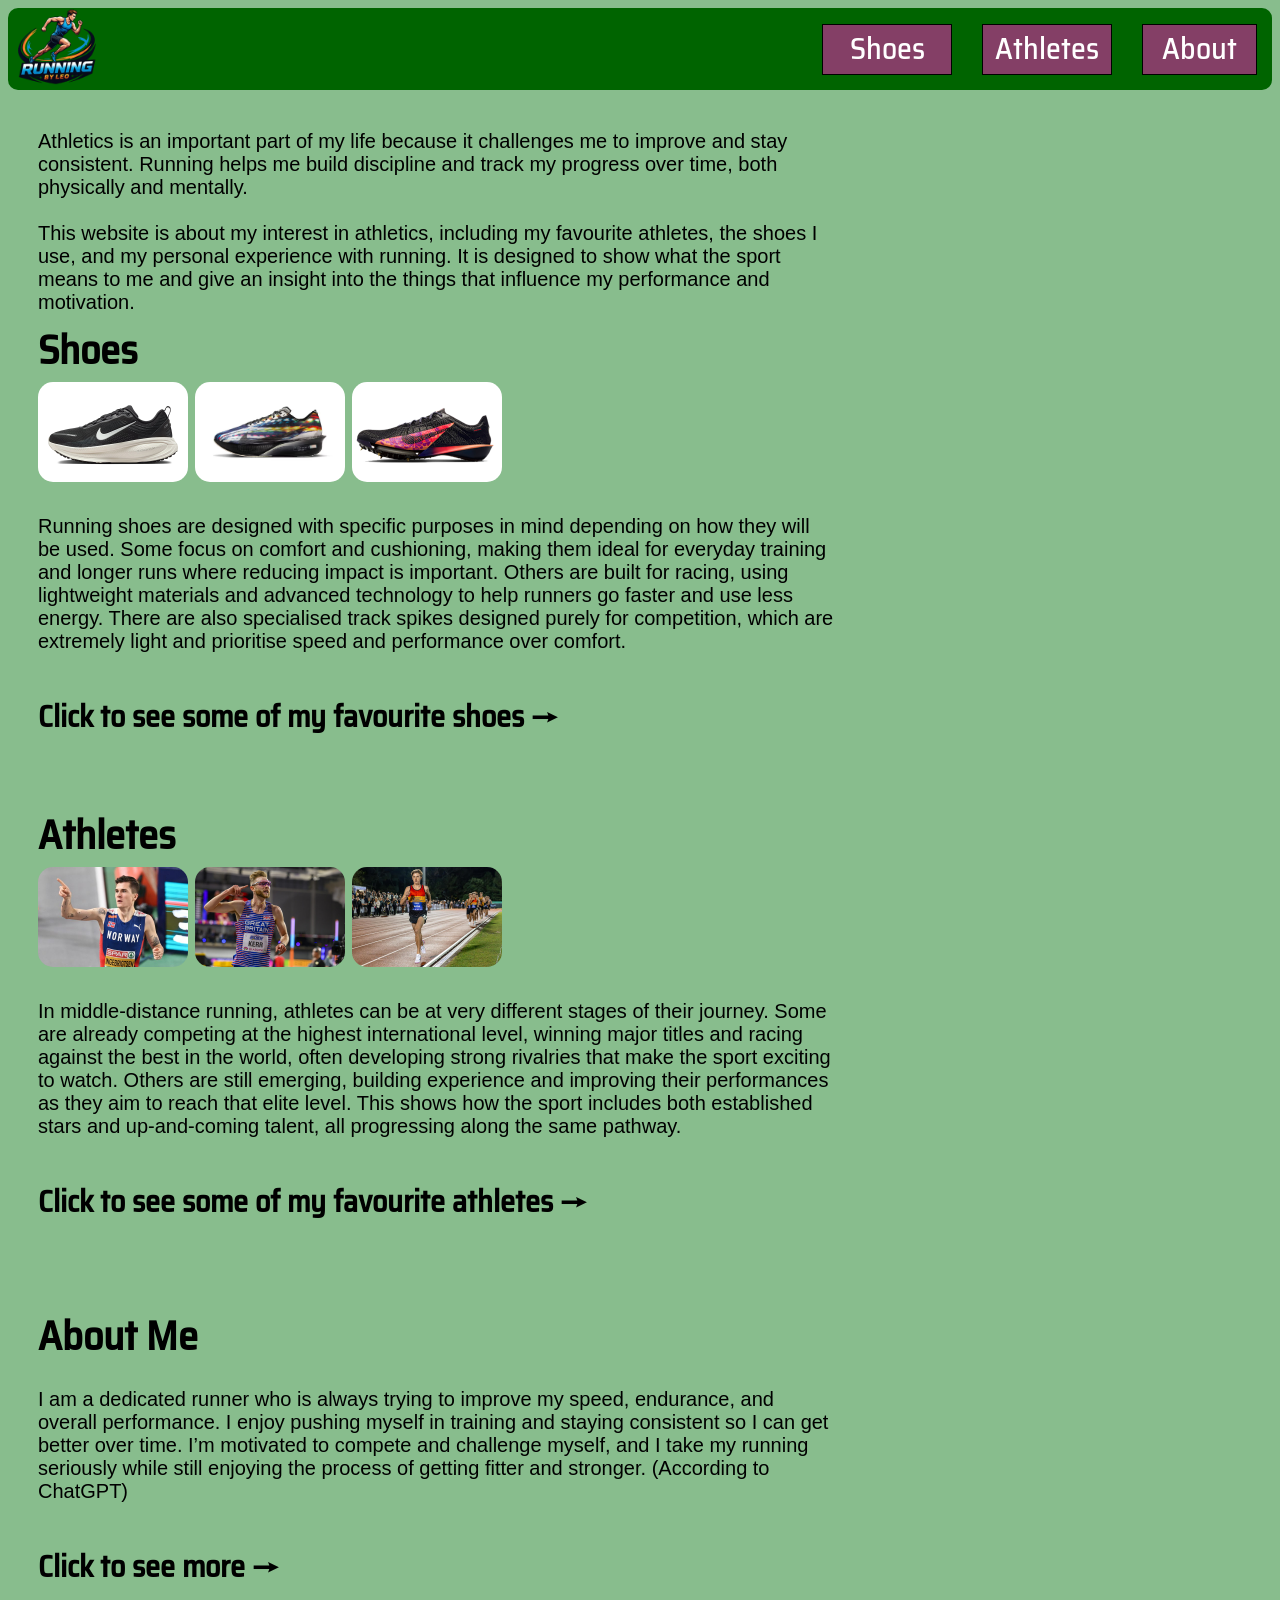
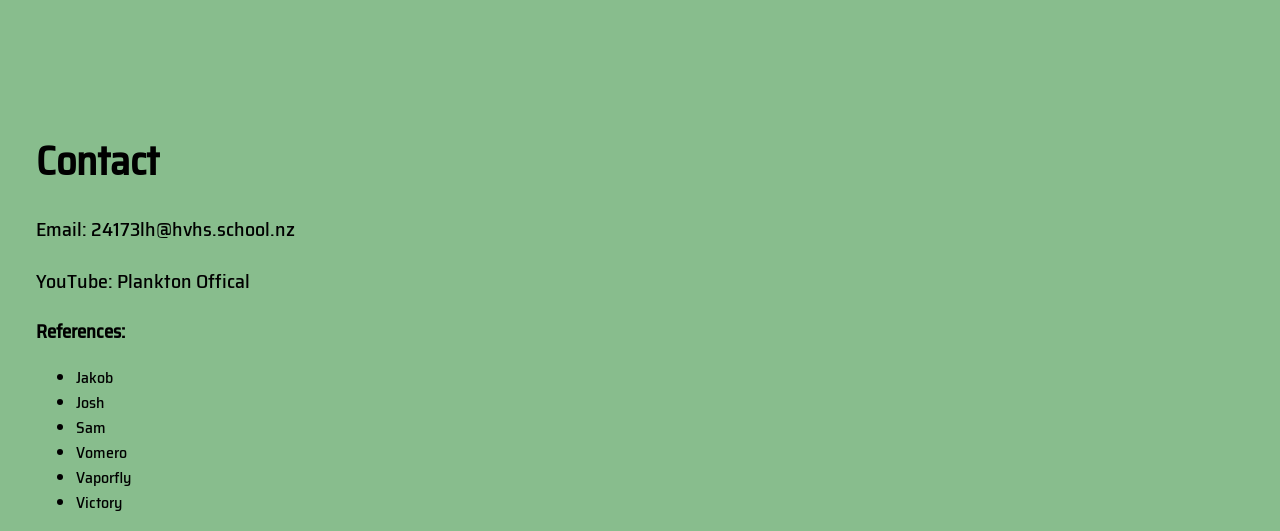
<file: index.html>
<!DOCTYPE html>
<html lang="en">

<head>
<title>Running</title>
<link rel="icon" type="image/x-icon" href="images/logo.png">
<link rel="stylesheet" href="style.css">
<meta name="viewport" content="width=device-width, initial-scale=1.0">
</head>
<body>


 <div class="container-nav">
  <div id="logo"><a href="index.html"><img src="images/logo.png" width="80" alt="Logo"></a></div>
  <div id="athletes"><a href="athletes.html">Athletes</a></div>
  <div id="shoes"><a href="shoes.html">Shoes</a></div>
  <div id="about"><a href="about.html">About</a></div>
  </div>




<div class="container-home">

  <div id="description">
    <p>
      Athletics is an important part of my life because it challenges me to improve and stay consistent. 
      Running helps me build discipline and track my progress over time, both physically and mentally. 
      <br>
      <br>
      This website is about my interest in athletics, including my favourite athletes, the shoes I use, and my personal experience with running. 
      It is designed to show what the sport means to me and give an insight into the things that influence my performance and motivation.

    </p>
  </div>
  
  <div id="shoe">
    <a href="shoes.html">
    <h3 class="header">Shoes</h3>
    <img id="vom" src="images/vomero.jpg" width="150" alt="Nike Vomero">
    <img id="vp" src="images/vaporfly.jpg" width="150" alt="Nike Vaporfly">
    <img id="vic" src="images/victory.jpg" width="150" alt="Nike Victory">
  <br>
  <p>Running shoes are designed with specific purposes in mind depending on how they will be used. Some focus on comfort and cushioning, making them ideal for everyday training and longer runs where reducing impact is important. Others are built for racing, using lightweight materials and advanced technology to help runners go faster and use less energy. There are also specialised track spikes designed purely for competition, which are extremely light and prioritise speed and performance over comfort.
    </p>
    <h4>Click to see some of my favourite shoes →</h4>
  </a>
  </div>
  
  <div id="athlete">
    <a href="athletes.html">
    <h3 class="header">Athletes</h3>
    <img id="jak" src="images/jakob.jpg" width="150" alt="Jakob Ingebritsen">
    <img id="jo" src="images/josh.png" width="150" alt="Josh Kerr">
    <img id="sammy" src="images/sam.jpg" width="150" alt="Sam Ruthe">
  <br>
  <p>In middle-distance running, athletes can be at very different stages of their journey. 
    Some are already competing at the highest international level, winning major titles and racing against the best in the world, often developing strong rivalries that make the sport exciting to watch. 
    Others are still emerging, building experience and improving their performances as they aim to reach that elite level. 
    This shows how the sport includes both established stars and up-and-coming talent, all progressing along the same pathway.
  </p>
  <h4>
    Click to see some of my favourite athletes →
    </h4>
  </a>
  </div>

  <div id="about-me-home">
    <a href="about.html">
    <h3 class="header">About Me</h3>
  <p>
    I am a dedicated runner who is always trying to improve my speed, endurance, and overall performance. I enjoy pushing myself in training and staying consistent so I can get better over time. I’m motivated to compete and challenge myself, and I take my running seriously while still enjoying the process of getting fitter and stronger. (According to ChatGPT)
</p>
<h4>
    Click to see more →
    </h4>
</a>
  </div>
  
</div>

<footer>
<div class="contact">
<h3 class="header">Contact</h3>
<p>Email: <a href="mailto:24173lh@hvhs.school.nz">24173lh@hvhs.school.nz</a> </p>
<p>YouTube: <a href="https://www.youtube.com/@PlanktonSipkin">Plankton Offical</a> </p>
<h3>References:</h3>
<ul>
  <li><a href="https://worldathletics.org/news/feature/jakob-ingebrigtsen-eternal-quest">Jakob</a></li>
  <li><a href="https://www.scottishathletics.org.uk/wp-content/uploads/2024/03/WorldsSatPM-916297-707x469.jpg">Josh</a></li>
  <li><a href="https://www.stuff.co.nz/media/images/9Tzi8ywRz924XE3uHaD6DZ3Ef+IdbOiYlvIROR5vlqUeRrexTocZGobKRJ9od%2Fgnk3B%2FCeKTmTAsIjj6Q0YaYXSJyoIxGtcqZuWM7GqpZL8B6DzBjbZeH%2FrTufMj2bpJxFKyDrcZ6vQUwGfURXliTNL7ZX5KbscKB+P9%2FRwNKEjGDvlcf0SXy4e0p+GhGACieZcUxyNXa5zvauTlwa88bA==">Sam</a></li>
  <li><a href="https://i8.amplience.net/i/jpl/jd_752739_a?qlt=92&w=600&h=425&v=1&fmt=auto">Vomero</a></li>
  <li><a href="https://www.google.com/imgres?q=nike%20vaporfly%20light%20trals&imgurl=https%3A%2F%2Fimage-cdn.hypb.st%2Fhttps%253A%252F%252Fhypebeast.com%252Fimage%252F2025%252F04%252F06%252Fnike-vaporfly-4-light-trails-ib8167-999-release-info-000.jpg%3Fw%3D960%26cbr%3D1%26q%3D90%26fit%3Dmax&imgrefurl=https%3A%2F%2Fhypebeast.com%2F2025%2F4%2Fnike-vaporfly-4-light-trails-ib8167-999-release-info&docid=cfdNziPejiWQwM&tbnid=et33gNZwSR4TMM&vet=12ahUKEwjWkZeVzIOUAxUzbvUHHaU4PacQnPAOegQIIRAB..i&w=960&h=640&hcb=2&ved=2ahUKEwjWkZeVzIOUAxUzbvUHHaU4PacQnPAOegQIIRAB">Vaporfly</a></li>
  <li><a href="https://www.sportsshoes.com/product/nik24961/nike-air-zoom-victory-2-glam-running-spikes---ss26?srsltid=AfmBOooqFrB1Xxqu3bUu4lime7iwAgsK2ohjvFXxGQ1sdPfKAKTytpPy">Victory</a></li>
</ul>
</div>
</footer>


</body>
</html>
</file>
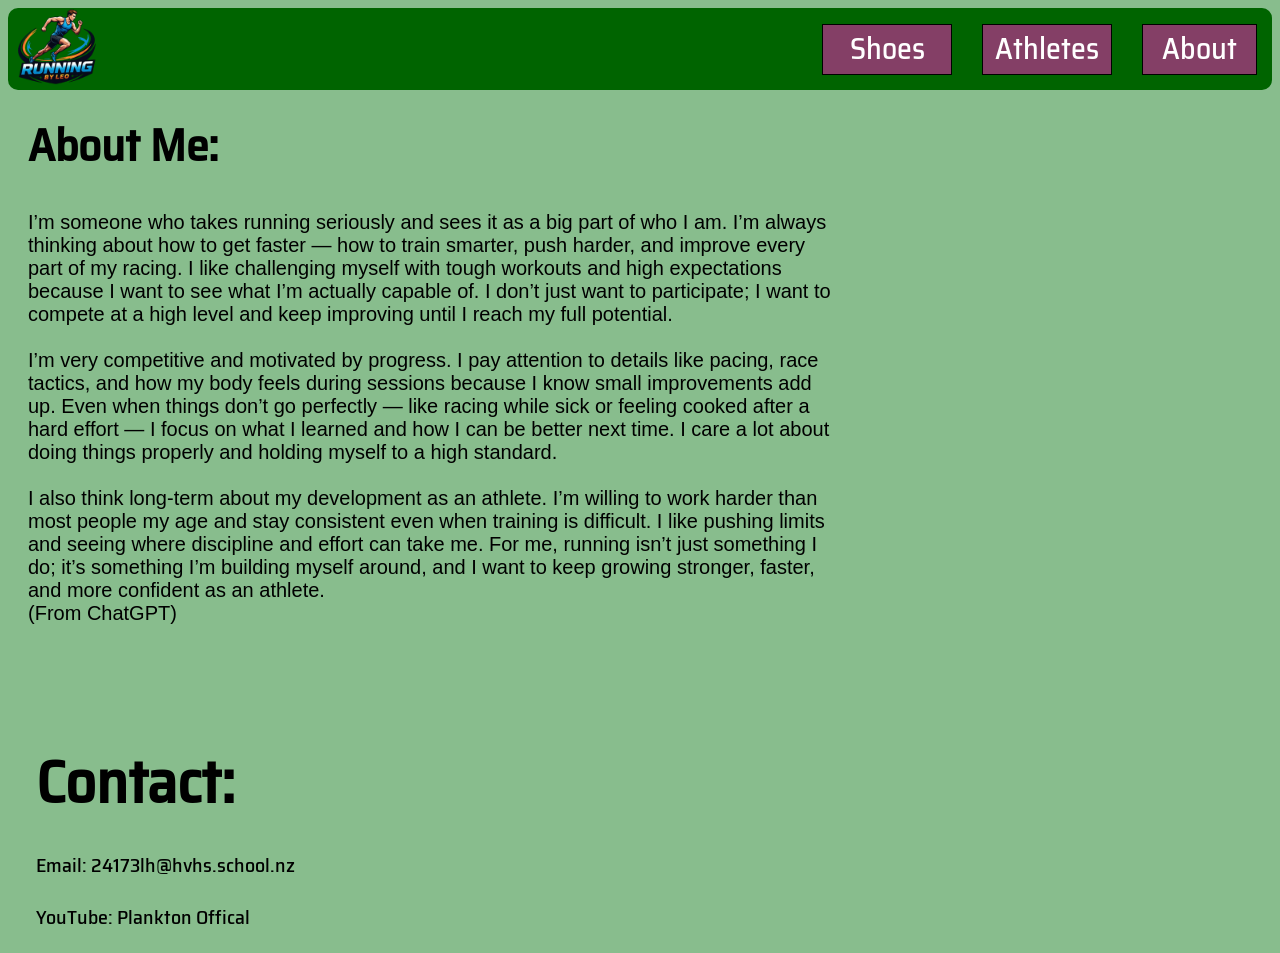
<file: about.html>
<!DOCTYPE html>
<html>
<head>
<title>Running</title>
<link rel="icon" type="image/x-icon" href="images/logo.png">
<link rel="stylesheet" href="style.css">
<meta name="viewport" content="width=device-width, initial-scale=1.0">
</head>
<body>

<div class="container-nav">
  <div id="logo"><a href="index.html"><img src="images/logo.png" width="80px"></a></div>
  <div id="athletes"><a href="athletes.html">Athletes</a></div>
  <div id="shoes"><a href="shoes.html">Shoes</a></div>
  <div id="about"><a href="about.html">About</a></div>
  </div>


  <div class="container-about"> 
  <div class="header"><h2>About Me: </h2>
</div>
  
  <div id="about_me">
  <p>I’m someone who takes running seriously and sees it as a big part of who I am. I’m always thinking about how to get faster — how to train smarter, push harder, and improve every part of my racing. I like challenging myself with tough workouts and high expectations because I want to see what I’m actually capable of. I don’t just want to participate; I want to compete at a high level and keep improving until I reach my full potential.
<br>
<br>
I’m very competitive and motivated by progress. I pay attention to details like pacing, race tactics, and how my body feels during sessions because I know small improvements add up. Even when things don’t go perfectly — like racing while sick or feeling cooked after a hard effort — I focus on what I learned and how I can be better next time. I care a lot about doing things properly and holding myself to a high standard.
<br>
<br>
I also think long-term about my development as an athlete. I’m willing to work harder than most people my age and stay consistent even when training is difficult. I like pushing limits and seeing where discipline and effort can take me. For me, running isn’t just something I do; it’s something I’m building myself around, and I want to keep growing stronger, faster, and more confident as an athlete. <br> (From ChatGPT)
</p>
  </div>
 
</div>
  
<footer>
<div class="contact">
<div class="header"><h2>Contact:</h2></div>
<p>Email: <a href="mailto:24173lh@hvhs.school.nz">24173lh@hvhs.school.nz</a> </p>
<p>YouTube: <a href="https://www.youtube.com/@PlanktonSipkin">Plankton Offical</a> </p>
</div>
</footer>


</body>
</html>
</file>
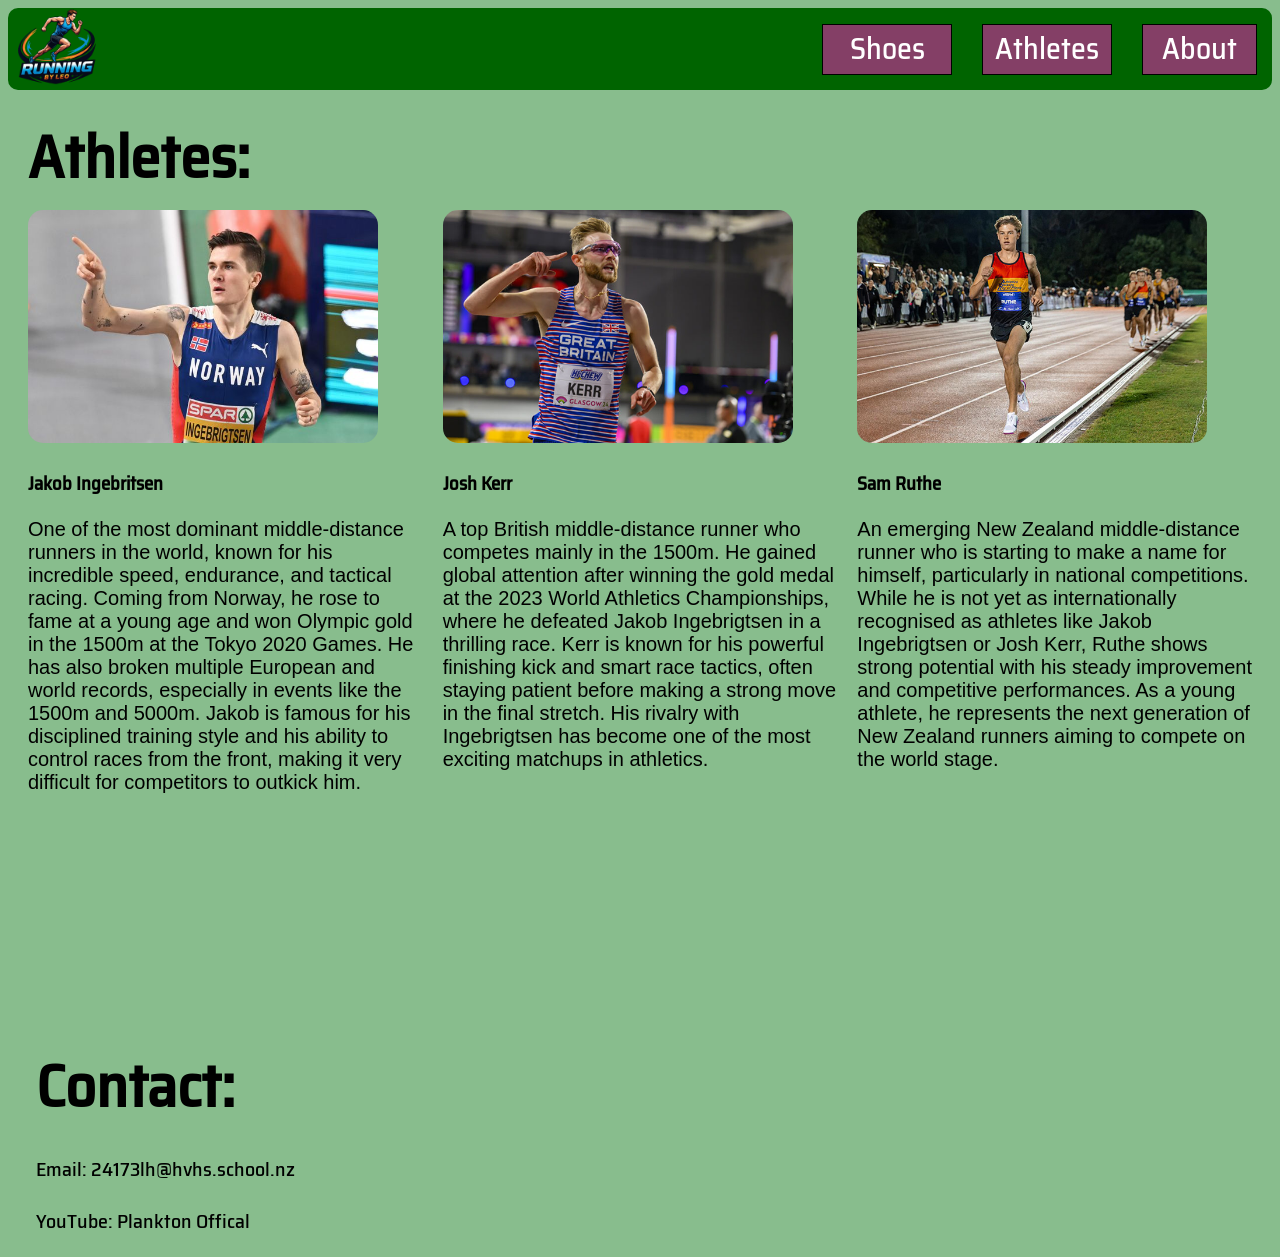
<file: athletes.html>
<!DOCTYPE html>
<html lang="en">
<head>
<title>Running</title>
<link rel="icon" type="image/x-icon" href="images/logo.png">
<link rel="stylesheet" href="style.css">
<meta name="viewport" content="width=device-width, initial-scale=1.0">
</head>
<body>

<div class="container-nav">
  <div id="logo"><a href="index.html"><img src="images/logo.png" width="80" alt="Logo"></a></div>
  <div id="athletes"><a href="athletes.html">Athletes</a></div>
  <div id="shoes"><a href="shoes.html">Shoes</a></div>
  <div id="about"><a href="about.html">About</a></div>
  </div>

<div class="container-body">
  <div class="header"><h2>Athletes:</h2></div>
  
  <div id="jakob">
    <img src="images/jakob.jpg" width="350" alt="Jakob Ingebritsen">
  <br>
    <h3>Jakob Ingebritsen</h3>
  <p>One of the most dominant middle-distance runners in the world, 
    known for his incredible speed, endurance, and tactical racing. 
    Coming from Norway, he rose to fame at a young age and won Olympic gold in the 1500m at the Tokyo 2020 Games. 
    He has also broken multiple European and world records, especially in events like the 1500m and 5000m. 
    Jakob is famous for his disciplined training style and his ability to control races from the front, making it very difficult for competitors to outkick him.
  </p>
  </div>
  <div id="josh">
  <img src="images/josh.png" width="350" alt="Josh Kerr">
  <h3>Josh Kerr</h3>
  <p>A top British middle-distance runner who competes mainly in the 1500m. 
    He gained global attention after winning the gold medal at the 2023 World Athletics Championships, 
    where he defeated Jakob Ingebrigtsen in a thrilling race. 
    Kerr is known for his powerful finishing kick and smart race tactics, often staying patient before making a strong move in the final stretch. 
    His rivalry with Ingebrigtsen has become one of the most exciting matchups in athletics.</p>
  </div>
  <div id="sam">
  <img src="images/sam.jpg" width="350" alt="Sam Ruthe">
  <h3>Sam Ruthe</h3>
  <p>An emerging New Zealand middle-distance runner who is starting to make a name for himself, particularly in national competitions. 
    While he is not yet as internationally recognised as athletes like Jakob Ingebrigtsen or Josh Kerr, Ruthe shows strong potential with his steady improvement and competitive performances. 
    As a young athlete, he represents the next generation of New Zealand runners aiming to compete on the world stage.</p>
  </div>

</div>

<footer>
<div class="contact">
<div class="header"><h2>Contact:</h2></div>
<p>Email: <a href="mailto:24173lh@hvhs.school.nz">24173lh@hvhs.school.nz</a> </p>
<p>YouTube: <a href="https://www.youtube.com/@PlanktonSipkin">Plankton Offical</a> </p>
</div>
</footer>

</body>
</html>
</file>
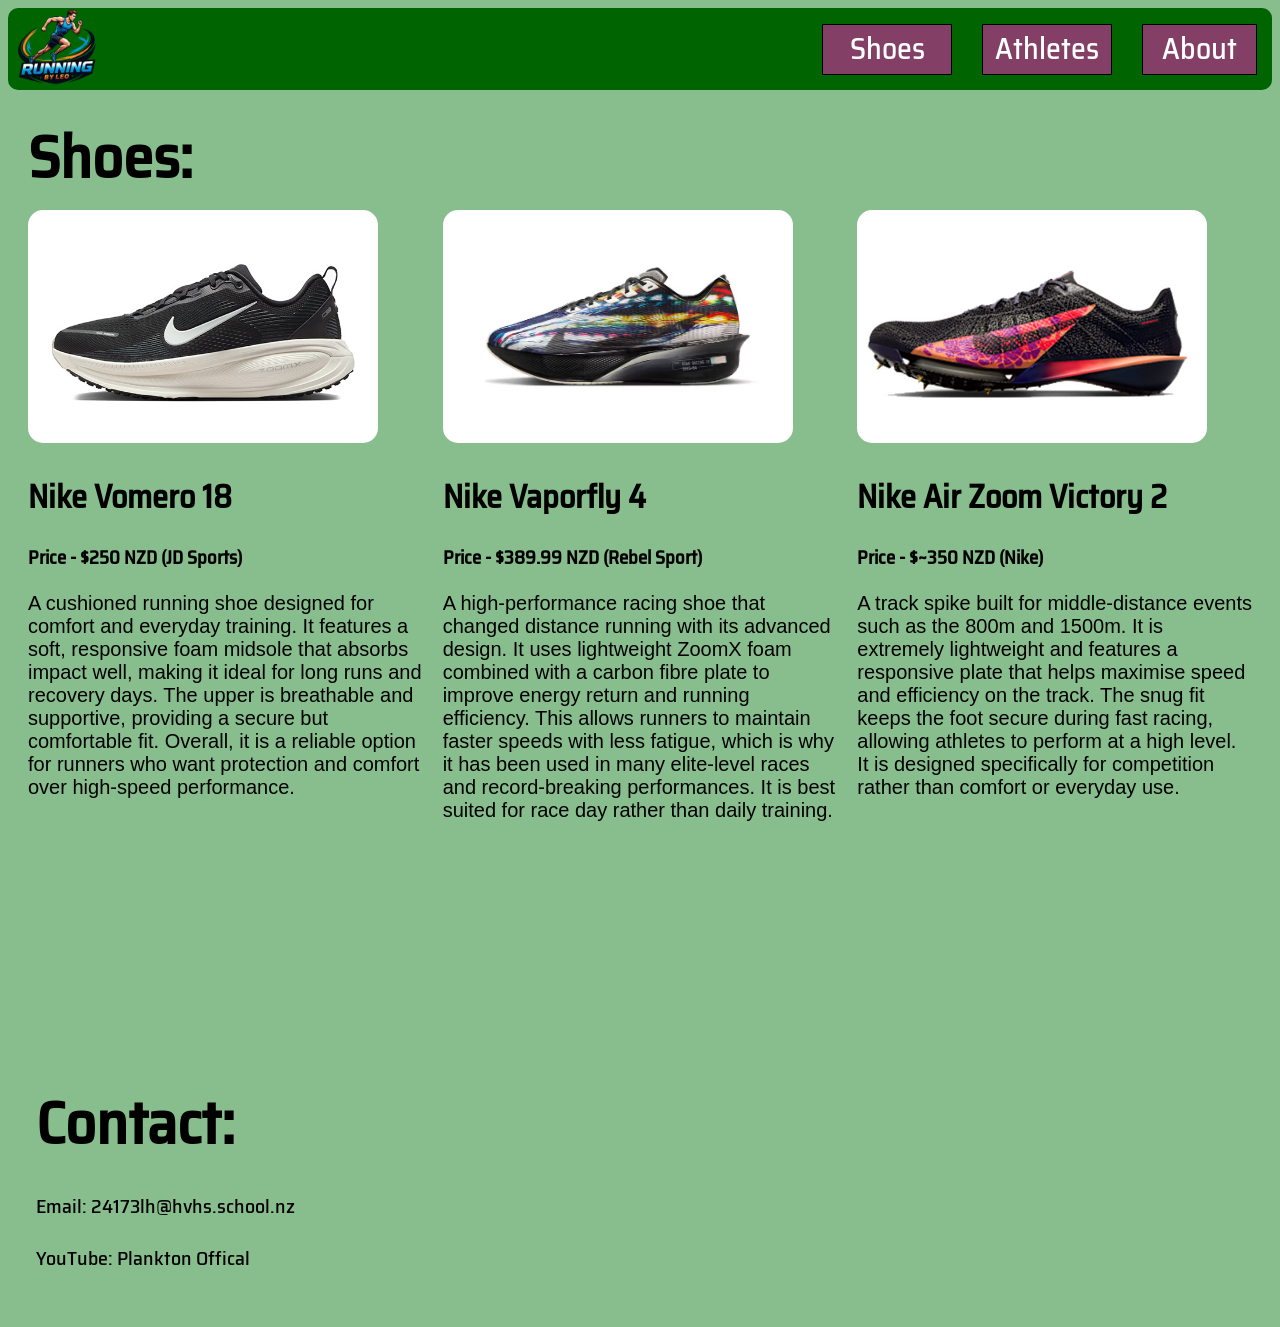
<file: shoes.html>
<!DOCTYPE html>
<html lang="en">
<head>
<title>Running</title>
<link rel="icon" type="image/x-icon" href="images/logo.png">
<link rel="stylesheet" href="style.css">
<meta name="viewport" content="width=device-width, initial-scale=1.0">
</head>
<body>

<div class="container-nav">
  <div id="logo"><a href="index.html"><img src="images/logo.png" width="80" alt="Logo"></a></div>
  <div id="athletes"><a href="athletes.html">Athletes</a></div>
  <div id="shoes"><a href="shoes.html">Shoes</a></div>
  <div id="about"><a href="about.html">About</a></div>
  </div>

<div class="container-body">
  <div class="header"><h2>Shoes:</h2></div>
  
  <div id="vomero">
    <img src="images/vomero.jpg" width="350" alt="Nike Vomero">
  <br>
    <h1>Nike Vomero 18</h1>
    <h3>Price - $250 NZD (JD Sports)</h3>
  <p>
    A cushioned running shoe designed for comfort and everyday training. 
    It features a soft, responsive foam midsole that absorbs impact well, making it ideal for long runs and recovery days. 
    The upper is breathable and supportive, providing a secure but comfortable fit. 
    Overall, it is a reliable option for runners who want protection and comfort over high-speed performance.
  </p>
  </div>
  <div id="vaporfly">
  <img src="images/vaporfly.jpg" width="350" alt="Nike Vaporfly">
  <h1>Nike Vaporfly 4</h1>
  <h3>Price - $389.99 NZD (Rebel Sport)</h3>
  <p>A high-performance racing shoe that changed distance running with its advanced design. 
    It uses lightweight ZoomX foam combined with a carbon fibre plate to improve energy return and running efficiency. 
    This allows runners to maintain faster speeds with less fatigue, which is why it has been used in many elite-level races and record-breaking performances. 
    It is best suited for race day rather than daily training.
    </p>
  </div>
  <div id="victory">
  <img src="images/victory.jpg" width="350" alt="Nike Victory">
  <h1>Nike Air Zoom Victory 2</h1>
  <h3>Price - $~350 NZD (Nike)</h3>
  <p>A track spike built for middle-distance events such as the 800m and 1500m. 
    It is extremely lightweight and features a responsive plate that helps maximise speed and efficiency on the track. 
    The snug fit keeps the foot secure during fast racing, allowing athletes to perform at a high level. 
    It is designed specifically for competition rather than comfort or everyday use.
    </p>
  </div>

</div>

<footer>
<div class="contact">
<div class="header"><h2>Contact:</h2></div>
<p>Email: <a href="mailto:24173lh@hvhs.school.nz">24173lh@hvhs.school.nz</a> </p>
<p>YouTube: <a href="https://www.youtube.com/@PlanktonSipkin">Plankton Offical</a></p>
<br>
</div>
</footer>
</body>
</html>
</file>
<file: style.css>
a{
  text-decoration: none;
}

h2{
  margin: 0;
}

img{
  border-radius: 15px;
}

p{
  font-size: 20px;
  font-family: Helvetica;
}

@font-face {
  font-family:myFont;
  src: url(SairaSemiCondensed-Medium.ttf);
}

@media screen and (max-width: 1000px) {
  body {
    background-color:#88bd8d;
  
  }

.container-nav{
  display: grid;
  grid-template-columns: 70px 1fr 25% 25% 25% ;
  grid-template-rows:  1px 20px 1px;
  padding: 0px;
  column-gap: 2%;
  row-gap: 25px;
  background-color: darkgreen;
  border-radius: 10px;
  font-family: myFont;
}

.container-nav a{
  color: white;
  text-decoration: none;
}

.container-nav-big{
  display: none
}
  

.container-nav div {
  border: 1px solid black;
  padding: 7px;
  font-size: 23px;
  padding-top: 6px; 
}

#logo{ 
grid-column-start: 1;
grid-row-start: 1;
grid-row-end: 4;
padding: 0;
padding-left: 10px;
margin-top: 1px;
margin-bottom: 10px;
border: 0px;
transition: 0.2s;
}

#logo img{
  transition: 0.2s;
  width: 70px;
}

#logo:hover img{
  transform: scale(1.2);
}


#shoes{
  text-decoration: none;
  grid-column-start: 3;
  background-color: #843F66;
  color: white;
  text-align: center;
  grid-row-start: 2;
  grid-row-end: 4;
  margin-bottom: 9px;
  margin-top: -15px;
  transition: 0.2s;
}

#shoes:hover{
  transform: scale(1.2);
  box-shadow: 0 0 10px rgba(0,0,0,0.3);
}

#athletes{
  grid-column-start: 4;
  background-color: #843F66;
  color: white;
  text-align: center;
  grid-row-start: 2;
  grid-row-end: 4;
  margin-bottom: 9px;
  margin-top: -15px;
  transition: 0.2s;
}

#athletes:hover{
  transform: scale(1.2);
  box-shadow: 0 0 10px rgba(0,0,0,0.3);
}

#about{
  grid-column-start: 5;
  background-color: #843F66;
  color: white;
  text-align: center;
  grid-row-start: 2;
  grid-row-end: 4;
  margin-bottom: 9px;
  margin-top: -15px;
  margin-right: 15px;
transition: 0.2s;
}

#about:hover{
  transform: scale(1.2);
  box-shadow: 0 0 10px rgba(0,0,0,0.3);
}


.container-body {
  display: grid;
  grid-template-columns: 2fr 1fr 1fr 1fr 1fr ;
  grid-template-rows:  100px 1fr 1fr 1fr;
  padding: 10px;
  padding-left: 0px;
  border-radius: 10px;
  margin-top: 10px;
  font-family: myFont;
}

 .container-body a{
  color: black;
  text-decoration: none;
}

.container-body p{
  font-size: 23px;
}

.container-body h3{
  font-size: 30px;
}

.container-body div {
  border: 0px solid black;
  padding: 10px;
  padding-top: 0; 
}

.header{ 
grid-column-start: 1;
grid-column-end: 2;
grid-row-start: 1;
margin: 0;
font-size: 40px;
font-family: myFont;
}

#jakob{ 
grid-column-start: 1;
grid-column-end: 2;
grid-row-start: 2;
margin: 0;
font-family: myFont;
}

#jakob img{
  width: 90vw;
}

#josh{ 
grid-column-start: 1;
grid-column-end: 2;
grid-row-start: 3;
margin: 0;
}

#josh img{
  width: 90vw;
}

#sam{ 
grid-column-start: 1;
grid-column-end: 2;
grid-row-start: 4;
margin: 0;
}

#sam img{
  width: 90vw;
}

#vomero{ 
grid-column-start: 1;
grid-column-end: 2;
grid-row-start: 2;
margin: 0;
font-family: myFont;
}

#vomero img{
  width: 90vw;
}

#vaporfly{ 
grid-column-start: 1;
grid-column-end: 2;
grid-row-start: 3;
margin: 0;
}

#vaporfly img{
  width: 90vw;
}

#victory{ 
grid-column-start: 1;
grid-column-end: 2;
grid-row-start: 4;
margin: 0;
}

#victory img{
  width: 90vw;
}

  .container-home {
    display: grid;
    grid-template-columns: 1fr 1fr 1fr;
    grid-template-rows: 19% 28% 50px 28% 50px 19%;
    padding: 10px;
    margin-bottom: 0px;
    border-radius: 10px;
    margin-top: 10px;
    font-family: myFont;
  }

  .container-home a {
    color: black;
    text-decoration: none;
  }

   .container-home h6 {
    margin-top: 0;
    margin-bottom: 0;
    font-size: 25px;
  }

  .container-home p{
  font-size: 23px;
}

  .container-home div {
    border: 0px solid black;
    padding: 10px;
    font-size: 30px;
    padding-top: 0;
  }

#description{
grid-column-start: 1;
grid-column-end: 4;
grid-row-start: 1;
margin: 0;
margin-left: 10px;
font-family: myFont;
transition: 0.2s;
border-radius: 20px;
}

#shoe{
grid-column-start: 1;
grid-column-end: 4;
grid-row-start: 2;
margin: 0;
margin-left: 10px;
font-family: myFont;
transition: 0.2s;
border-radius: 20px;
transform: scale(1);
box-shadow: 0;
background-color: #88bd8d;
animation: in linear;
animation-timeline: view();
animation-range: entry 10% exit 90%;
}

@keyframes in {
  from {
    transform: scale(1);
    background-color: #88bd8d;
    box-shadow: none;
  }
  50% {
    transform: scale(1.05);
    background-color: #a5d4a9;
    box-shadow: 0 0 10px rgba(0, 0, 0, 0.3);
  }
  to {
    transform: scale(1);
    background-color: #88bd8d;
    box-shadow: none;
  }
}




#vom{
grid-column-start: 1;
grid-column-end: 2;
width: 30%;
}
#vp{
grid-column-start: 2;
grid-column-end: 3;
width: 30%;
}
#vic{
grid-column-start: 3;
grid-column-end: 4;
width: 30%;
}

#athlete{
grid-column-start: 1;
grid-column-end: 4;
grid-row-start: 4;
margin: 0;
margin-left: 10px;
font-family: myFont;
transition: 0.2s;
border-radius: 20px;
transform: scale(1);
box-shadow: 0;
 background-color: #88bd8d;
animation: in linear;
animation-timeline: view();
animation-range: entry 10% exit 90%;
}

@keyframes in {
  from {
    transform: scale(1);
    background-color: #88bd8d;
    box-shadow: none;
  }
  50% {
    transform: scale(1.05);
    background-color: #a5d4a9;
    box-shadow: 0 0 10px rgba(0, 0, 0, 0.3);
  }
  to {
    transform: scale(1);
    background-color: #88bd8d;
    box-shadow: none;
  }
}

#jak{
grid-column-start: 1;
grid-column-end: 2;
width: 30%;
}
#jo{
grid-column-start: 2;
grid-column-end: 3;
width: 30%;
}
#sammy{
grid-column-start: 3;
grid-column-end: 4;
width: 30%;
}

#about-me-home{
grid-column-start: 1;
grid-column-end: 4;
grid-row-start: 6;
margin: 0;
margin-left: 10px;
font-family: myFont;
transition: 0.2s;
border-radius: 20px;
animation: in linear;
animation-timeline: view();
animation-range: entry 10% exit 90%;
}

@keyframes in {
  from {
    transform: scale(1);
    background-color: #88bd8d;
    box-shadow: none;
  }
  50% {
    transform: scale(1.05);
    background-color: #a5d4a9;
    box-shadow: 0 0 10px rgba(0, 0, 0, 0.3);
  }
  to {
    transform: scale(1);
    background-color: #88bd8d;
    box-shadow: none;
  }
}


.container-about {
    display: grid;
    grid-template-columns: 1fr 1fr 1fr;
    grid-template-rows: auto auto 70px ;
    padding: 10px;
    border-radius: 10px;
    margin-top: 10px;
    font-family: myFont;
  }

  .container-about a {
    color: black;
    text-decoration: none;
    font-family: myFont;
  }

  .container-about .header{
    grid-column-start: 1;
    grid-column-end: 4;
  }

    .container-about p{
  font-size: 23px;
}

  .container-about div {
    border: 0px solid black;
    padding: 10px;
    font-size: 30px;
    padding-top: 0;
  }

  #about_me {
    grid-column-start: 1;
    grid-column-end: 4;
    grid-row-start: 2;
    grid-row-end: 3;
    margin: 0;
    font-family: myFont;
  }

  .contact {
    grid-column-start: 1;
    grid-column-end: 2;
    grid-row-start: 3;
    grid-row-end: 4;
    margin: 0;
    margin-left: 28px;
    font-family: myFont;
  }

.contact a{
  color: black;
  font-family: myFont;
}

.contact p{
  color: black;
  font-family: myFont;
}

#yt{
  transition: 0.1s;
border-radius: 10px;
}



}

@media screen and (min-width: 1000px) {
  body {
    background-color:#88bd8d;
  
  }

.container-nav {
  display: grid;
  grid-template-columns: 100px 1fr 130px 130px 130px ;
  grid-template-rows:  1px 20px 1px;
  padding: 0px;
  gap: 30px;
  background-color: darkgreen;
  border-radius: 10px;
  font-family: myFont;
}

.container-nav a{
  color: white;
  text-decoration: none;
}

.container-nav-drop {
  display: none
}
  

.container-nav div {
  border: 1px solid black;
  padding: 10px;
  font-size: 30px;
  padding-top: 0; 
}

#logo{ 
grid-column-start: 1;
grid-row-start: 1;
grid-row-end: 4;
padding: 0;
padding-left: 10px;
margin-top: 1px;
margin-bottom: 10px;
border: 0px;
transition: 0.2s;
}

#logo img{
  transition: 0.2s;
}

#logo:hover img{
  transform: scale(1.2);
}


#shoes{
  text-decoration: none;
  grid-column-start: 3;
  background-color: #843F66;
  color: white;
  text-align: center;
  grid-row-start: 2;
  grid-row-end: 4;
  margin-bottom: 15px;
  margin-top: -15px;
  transition: 0.2s;
}

#shoes:hover{
  transform: scale(1.2);
  box-shadow: 0 0 10px rgba(0,0,0,0.3);
}

#athletes{
  grid-column-start: 4;
  background-color: #843F66;
  color: white;
  text-align: center;
  grid-row-start: 2;
  grid-row-end: 4;
  margin-bottom: 15px;
  margin-top: -15px;
  transition: 0.2s;
}

#athletes:hover{
  transform: scale(1.2);
  box-shadow: 0 0 10px rgba(0,0,0,0.3);
}

#about{
  grid-column-start: 5;
  background-color: #843F66;
  color: white;
  text-align: center;
  grid-row-start: 2;
  grid-row-end: 4;
  margin-bottom: 15px;
  margin-top: -15px;
  margin-right: 15px;
transition: 0.2s;
}

#about:hover{
  transform: scale(1.2);
  box-shadow: 0 0 10px rgba(0,0,0,0.3);
}


.container-body {
  display: grid;
  grid-template-columns: 2fr 1fr 1fr 1fr 1fr ;
  grid-template-rows:  100px 3fr 1fr;
  padding: 10px;
  border-radius: 10px;
  margin-top: 10px;
  font-family: myFont;
}

 .container-body a{
  color: black;
  text-decoration: none;
}

.container-body div {
  border: 0px solid black;
  padding: 10px;
  padding-top: 0; 
}

.header{ 
grid-column-start: 1;
grid-column-end: 2;
grid-row-start: 1;
margin: 0;
font-size: 40px;
font-family: myFont;
}

#jakob{ 
grid-column-start: 1;
grid-column-end: 2;
grid-row-start: 2;
margin: 0;
font-family: myFont;
}

#josh{ 
grid-column-start: 2;
grid-column-end: 4;
grid-row-start: 2;
margin: 0;
}

#sam{ 
grid-column-start: 4;
grid-column-end: 6;
grid-row-start: 2;
margin: 0;
}

#vomero{ 
grid-column-start: 1;
grid-column-end: 2;
grid-row-start: 2;
margin: 0;
font-family: myFont;
}

#vaporfly{ 
grid-column-start: 2;
grid-column-end: 4;
grid-row-start: 2;
margin: 0;
}

#victory{ 
grid-column-start: 4;
grid-column-end: 6;
grid-row-start: 2;
margin: 0;
}

  .container-home {
    display: grid;
    grid-template-columns: 1fr 1fr 1fr;
    grid-template-rows: 13% 27% 50px 28% 50px 18%;
    padding: 10px;
    border-radius: 10px;
    margin-top: 10px;
    font-family: myFont;
  }

  .container-home a {
    color: black;
    text-decoration: none;
  }

   .container-home h6 {
    margin-top: 0;
    margin-bottom: 0;
  }

  .container-home div {
    border: 0px solid black;
    padding: 10px;
    font-size: 30px;
    padding-top: 0;
  }

#description{
grid-column-start: 1;
grid-column-end: 3;
grid-row-start: 1;
margin: 0;
margin-left: 10px;
font-family: myFont;
transition: 0.2s;
border-radius: 20px;
}

#shoe{
grid-column-start: 1;
grid-column-end: 3;
grid-row-start: 2;
margin: 0;
margin-left: 10px;
font-family: myFont;
transition: 0.2s;
border-radius: 20px;
}

#shoe:hover{
  transform: scale(1.05);
  box-shadow: 0 0 10px rgba(0,0,0,0.3);
  background-color: #a5d4a9;
}

#athlete{
grid-column-start: 1;
grid-column-end: 3;
grid-row-start: 4;
margin: 0;
margin-left: 10px;
font-family: myFont;
transition: 0.2s;
border-radius: 20px;
}

#athlete:hover{
  transform: scale(1.05);
  box-shadow: 0 0 10px rgba(0,0,0,0.3);
  background-color:#a5d4a9 ;
}

#about-me-home{
grid-column-start: 1;
grid-column-end: 3;
grid-row-start: 6;
margin: 0;
margin-left: 10px;
font-family: myFont;
transition: 0.2s;
border-radius: 20px;
}

#about-me-home:hover{
  transform: scale(1.05);
  box-shadow: 0 0 10px rgba(0,0,0,0.3);
  background-color: #a5d4a9;
}


.container-about {
    display: grid;
    grid-template-columns: 1fr 1fr 1fr;
    grid-template-rows: auto auto 70px ;
    padding: 10px;
    border-radius: 10px;
    margin-top: 10px;
    font-family: myFont;
  }

  .container-about a {
    color: black;
    text-decoration: none;
    font-family: myFont;
  }

  .container-about div {
    border: 0px solid black;
    padding: 10px;
    font-size: 30px;
    padding-top: 0;
  }

  #about_me {
    grid-column-start: 1;
    grid-column-end: 3;
    grid-row-start: 2;
    grid-row-end: 3;
    margin: 0;
    font-family: myFont;
  }

  .contact {
    grid-column-start: 1;
    grid-column-end: 2;
    grid-row-start: 3;
    grid-row-end: 4;
    margin: 0;
    margin-left: 28px;
    font-family: myFont;
  }

.contact a{
  color: black;
  font-family: myFont;
}

.contact p{
  color: black;
  font-family: myFont;
}

#yt{
  transition: 0.1s;
border-radius: 10px;
}



}
</file>
